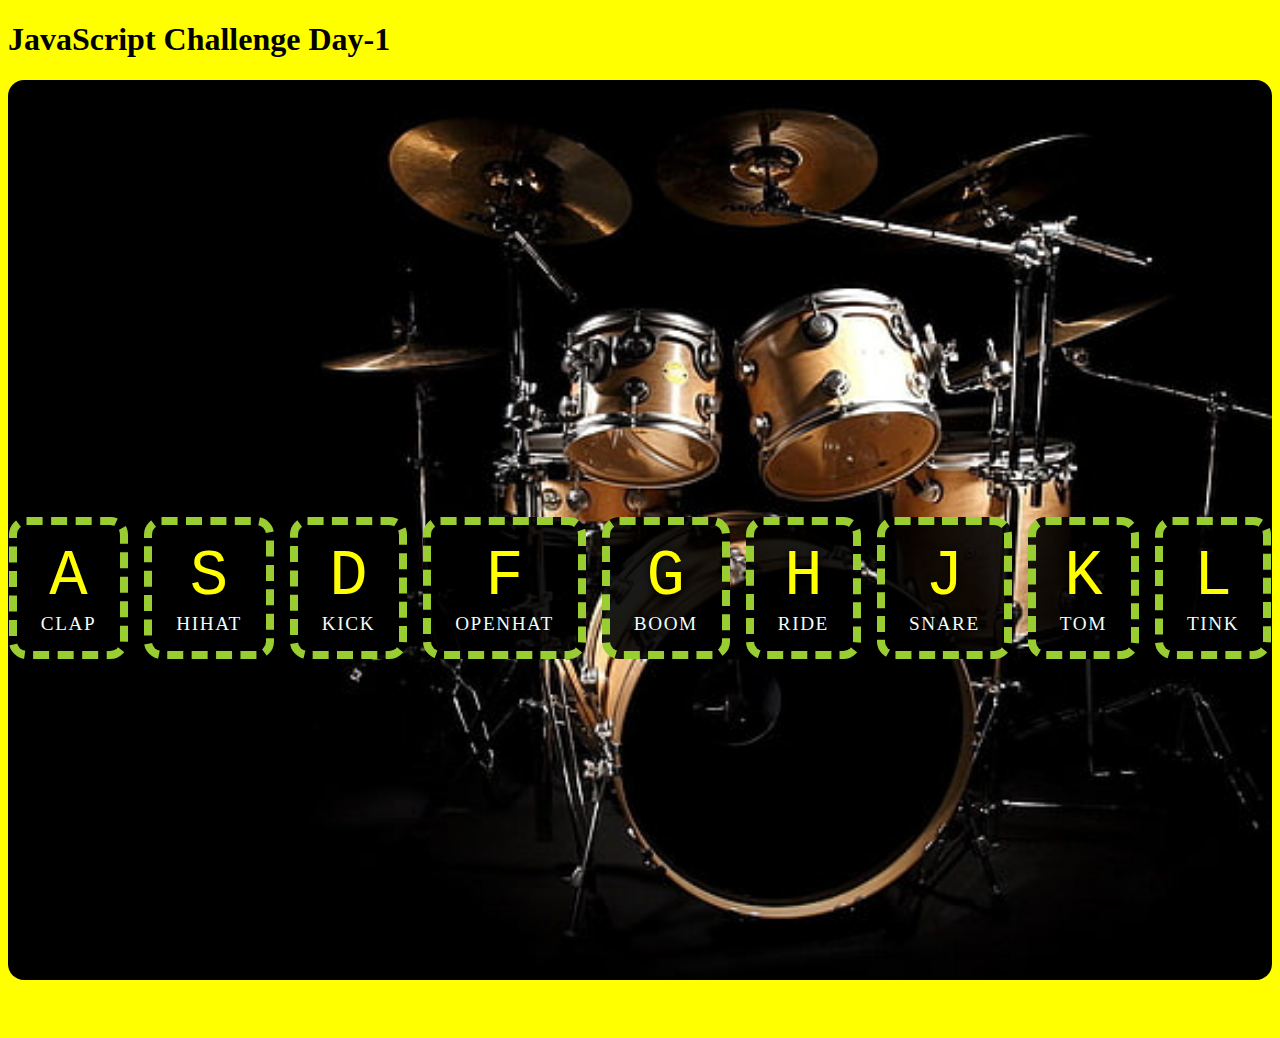
<file: Day-1 Durm Kit/index.html>
<!DOCTYPE html>
<html lang="en">
<head>
    <meta charset="UTF-8">
    <title>Drum Kit By JS</title>
    <link rel="stylesheet" href="style.css">

</head>
<body>
    <h1>JavaScript Challenge Day-1</h1>
<div class="main">
    <h1>JavaScript Challenge Day-1</h1>
    
    
    <div class="keys">
        <div data-key="65" class="key">
            <kbd>A</kbd>
            <span class="sound">CLAP</span>
        </div>
        <div data-key="83" class="key">
            <kbd>S</kbd>
            <span class="sound">HIHAT</span>
        </div>
        <div data-key="68" class="key">
            <kbd>D</kbd>
            <span class="sound">KICK</span>
        </div>
        <div data-key="70" class="key">
            <kbd>F</kbd>
            <span class="sound">OPENHAT</span>
        </div>
        <div data-key="71" class="key">
            <kbd>G</kbd>
            <span class="sound">BOOM</span>
        </div>
        <div data-key="72" class="key">
            <kbd>H</kbd>
            <span class="sound">RIDE</span>
        </div>
        <div data-key="74" class="key">
            <kbd>J</kbd>
            <span class="sound">SNARE</span>
        </div>
        <div data-key="75" class="key">
            <kbd>K</kbd>
            <span class="sound">TOM</span>
        </div>
        <div data-key="76" class="key">
            <kbd>L</kbd>
            <span class="sound">TINK</span>
        </div>
    </div>

</div>

<audio data-key="65" src="sound/Osc-clap.wav"></audio>
<audio data-key="83" src="sound/dha-slide.wav"></audio>
<audio data-key="68" src="sound/curiouscym1.wav"></audio>
<audio data-key="70" src="sound/analogbd.wav"></audio>
<audio data-key="71" src="sound/ambient_tom_1.wav"></audio>
<audio data-key="72" src="sound/akaizap.wav"></audio>
<audio data-key="74" src="sound/acoustic_snare.wav"></audio>
<audio data-key="75" src="sound/909-bright-ride.wav"></audio>
<audio data-key="76" src="sound/707-ohh.wav"></audio>

<script>
    
    function removeTransition(e) {
      if (e.propertyName !== 'transform') return;
      e.target.classList.remove('playing');
    }
  
    function playSound(e) {
      const audio = document.querySelector(`audio[data-key="${e.keyCode}"]`);
      const key = document.querySelector(`div[data-key="${e.keyCode}"]`);
      if (!audio) return;
  
      key.classList.add('playing');
      audio.currentTime = 0;
      audio.play();
    }
  
    const keys = Array.from(document.querySelectorAll('.key'));
    keys.forEach(key => key.addEventListener('transitionend', removeTransition));
    window.addEventListener('keydown', playSound);
  </script>

</body>
</html>
</file>
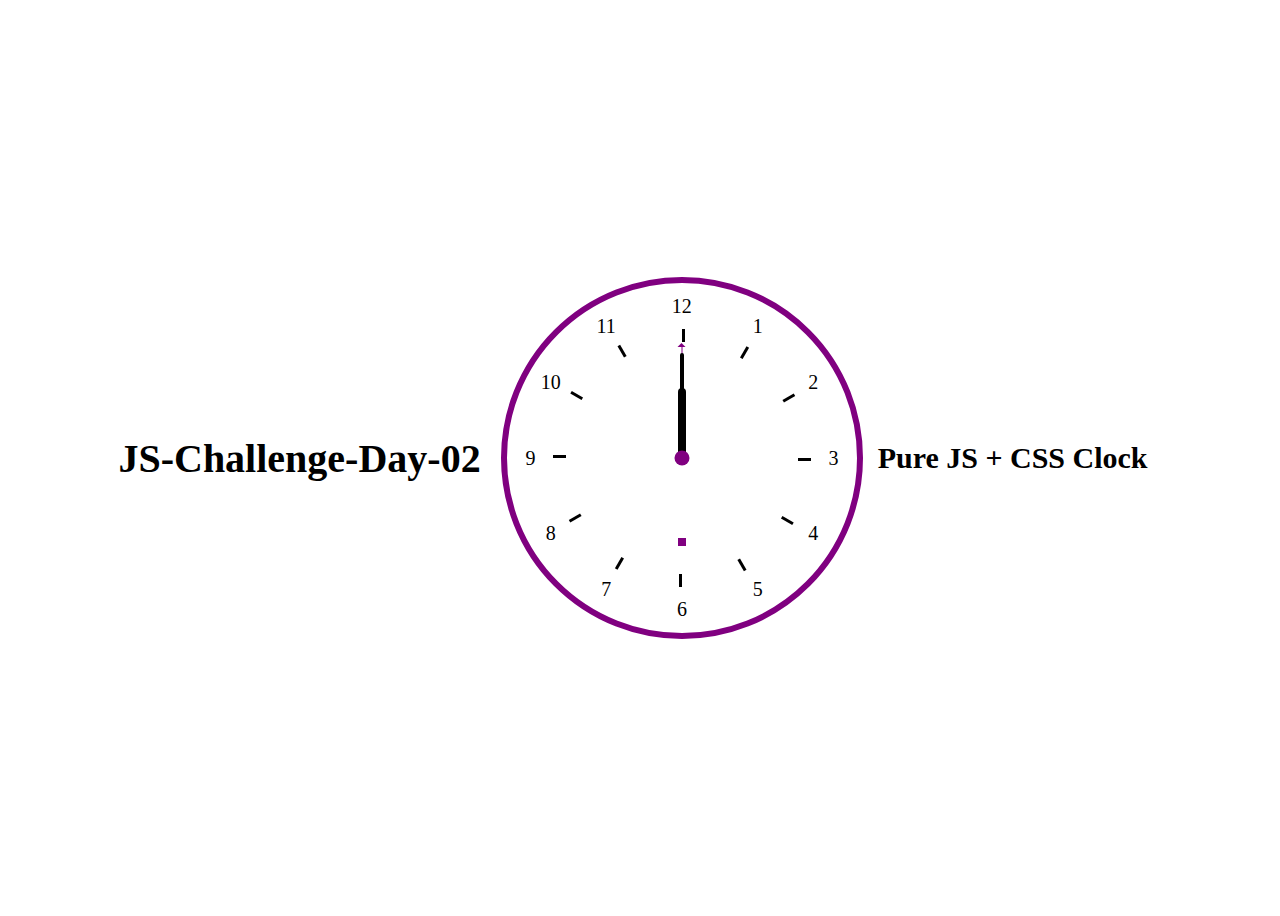
<file: Day-2 Clock/index.html>
<!DOCTYPE html>  
        <html lang="en">
          <title>Pure JS + CSS Clock </title>
        <head>  
           <style>

        body{  
            animation-name: clock-animation;  
            animation-iteration-count: infinite;  
            animation-duration: 6s;  
            width: 100vw;  
            height: 100vh;  
            display: flex;  
            justify-content: center;  
            align-items: center;  
            font-size: 20px;  
            overflow-x: hidden;  
            font-family: cursive;  

        }  

        @keyframes clock-animation{  
        0%{  
        background:#3e5afb;  


        }  
        50%{  
            background:#3e5;  

        }  

            100%{  
                background: yellow;  
            }  
        }  
        .clock-container{  
            width:350px;  
            height: 350px;  
            border: 6px solid purple;  
            border-radius: 50%;  
            position: relative;  
            background:#fff;  

        }  
        .clock-container::after{  
            content: "";  
            position: absolute;  
            width: 15px;  
            height: 15px;  
            background: purple;  
            left: 50%;  
            top: 50%;  
            transform: translate(-50%,-50%)  ;border-radius: 50%;  
        }  
        .clock-number{  
            position: absolute;  
            width: 100%;  
            height: 100%;  
            text-align: center;  
        }  
        .clock-number:after{  
            content:"";  
            position:absolute;  
            height:13px;  
            width:3px;  
            top:13%;  
            background:#000;  

        }  

        .clock-number> div{  
            padding: 12px;  
        }  
        .num1{  
            transform: rotate(30deg)  
        }  

        .num1 > div{  
            transform: rotate(-30deg)  
        }  
        .num2{  
            transform: rotate(60deg)  
        }  

        .num2 > div{  
            transform: rotate(-60deg)  
        }  
        .num3{  
            transform: rotate(90deg)  
        }  

        .num3 > div{  
            transform: rotate(-90deg)  
        }  
        .num4{  
            transform: rotate(120deg)  
        }  

        .num4 > div{  
            transform: rotate(-120deg)  
        }  
        .num5{  
            transform: rotate(150deg)  
        }  

        .num5 > div{  
            transform: rotate(-150deg)  
        }  
        .num6{  
            transform: rotate(180deg)  
        }  

        .num6 > div{  
            transform: rotate(-180deg)  
        }  
        .num7{  
            transform: rotate(210deg)  
        }  

        .num7 > div{  
            transform: rotate(-210deg)  
        }  
        .num8{  
            transform: rotate(240deg)  
        }  

        .num8 > div{  
            transform: rotate(-240deg)  
        }  
        .num9{  
            transform: rotate(270deg)  
        }  

        .num9 > div{  
            transform: rotate(-270deg)  
        }  
        .num10{  
            transform: rotate(300deg)  
        }  

        .num10 > div{  
            transform: rotate(-300deg)  
        }  
        .num11{  
            transform: rotate(330deg)  
        }  

        .num11 > div{  
            transform: rotate(-330deg)  
        }  

        .num12{  
            transform: rotate(360deg)  
        }  

        .num12 > div{  
            transform: rotate(-360deg)  
        }  

        .clock-hand{  
            width: 100%;  
            height: 100%;  
            position: absolute;  
        }  
        .clock-hand > div{  
            left: 50%;  
            bottom: 50%;  
            transform: translateX(-50%);  
            position: absolute;  
            border-radius:12px;  
        }  
        .second-hand{  
            height: 32%;  
            width: 1px;  
            background: purple;  
        }  
        .minute-hand{  
            height:30%;  
            width: 4px;  
            background: #000;  
        }  

        .hour-hand{  
            height: 20%;  
            width:8px;  
            background: #000;  
        }  
        .second-hand::after{  
            position: absolute;  
            content: "";  
            border-style: solid;  
            border-width: 4px;  
            border-color: transparent transparent purple transparent;  
            left: 50%;  
            transform: translateX(-50%);  
            top:-6%;  
        }  

        .current-day{  
            position:absolute;  
            font-size:12px;  
            font-weight:bold;  
            left:50%;  
            transform:translateX(-50%);  
            top:25%;  
        }  
        .current-seconds{  
            position:absolute;  
            font-size:12px;  
            font-weight:bold;  
            left:50%;  
            transform:translateX(-50%);  
            bottom:25%;  
            background:purple;  
            color:#fff;  
            padding:4px;}  
           </style>  
        </head>  
        <body>  
          <h1 class="h1">JS-Challenge-Day-02 &nbsp;</h1>
          
            <div class="clock-container">  
                <div class="current-day">  

                </div>  
                 <div class="current-seconds">  

                </div>  
                <div class="current-seconds"></div>  
                <div class="clock-number num1">  
                    <div>1</div>  
                </div>  
                <div class="clock-number num2">  
                        <div>2</div>  
                    </div>  
                <div class="clock-number num3">  
                    <div>3</div>  
                 </div>  
                 <div class="clock-number num4">  
                     <div>4</div>  
                    </div>  
                 <div class="clock-number num5">  
                    <div>5</div>  
                     </div>  
                     <div class="clock-number num6">  
                       <div>6</div>  
                    </div>  
                    <div class="clock-number num7">  
                  <div>7</div>  
                    </div>  
                  <div class="clock-number num8">  
                     <div>8</div>  
                    </div>  
                    <div class="clock-number num9">  
                      <div>9</div>  
                      </div>  
                     <div class="clock-number num10">  
                       <div>10</div>  
                         </div>  
                      <div class="clock-number num11">  
                     <div>11</div>  
                      </div>  
                      <div class="clock-number num12">  
                   <div>12</div>  
                    </div>  
                     <div class="clock-hand" id="sec">  
                  <div class="second-hand"></div>  
                 </div>  
                <div class="clock-hand" id="min">  
                 <div class="minute-hand"></div>  
                 </div>  
               <div class="clock-hand" id="hr">  
                 <div class="hour-hand"></div>  
                </div>  
            </div>  

            <script>  

            let secondHand=document.querySelector("#sec");  
        let minHand=document.querySelector("#min")  
        let hourHand=document.querySelector("#hr")  


        setInterval(clockRotating,1000)  

        function clockRotating(){  
            var date=new Date();  
            var getSeconds=date.getSeconds()/60;  
            var getMinutes=date.getMinutes()/60;  
            var getHours=date.getHours()/12  

            secondHand.style.transform="rotate("+getSeconds*360 + "deg)"  
            minHand.style.transform="rotate("+getMinutes*360 + "deg)"  
            hourHand.style.transform="rotate("+getHours*360 + "deg)"  

            document.querySelector(".current-day").innerHTML=date.toDateString()  
            document.querySelector(".current-seconds").innerHTML=date.getSeconds()  

        }      
            </script>  
            <h2 class="h2">&nbsp; Pure JS + CSS Clock &nbsp; &nbsp;</h2>
        </body>  
        </html>
</file>
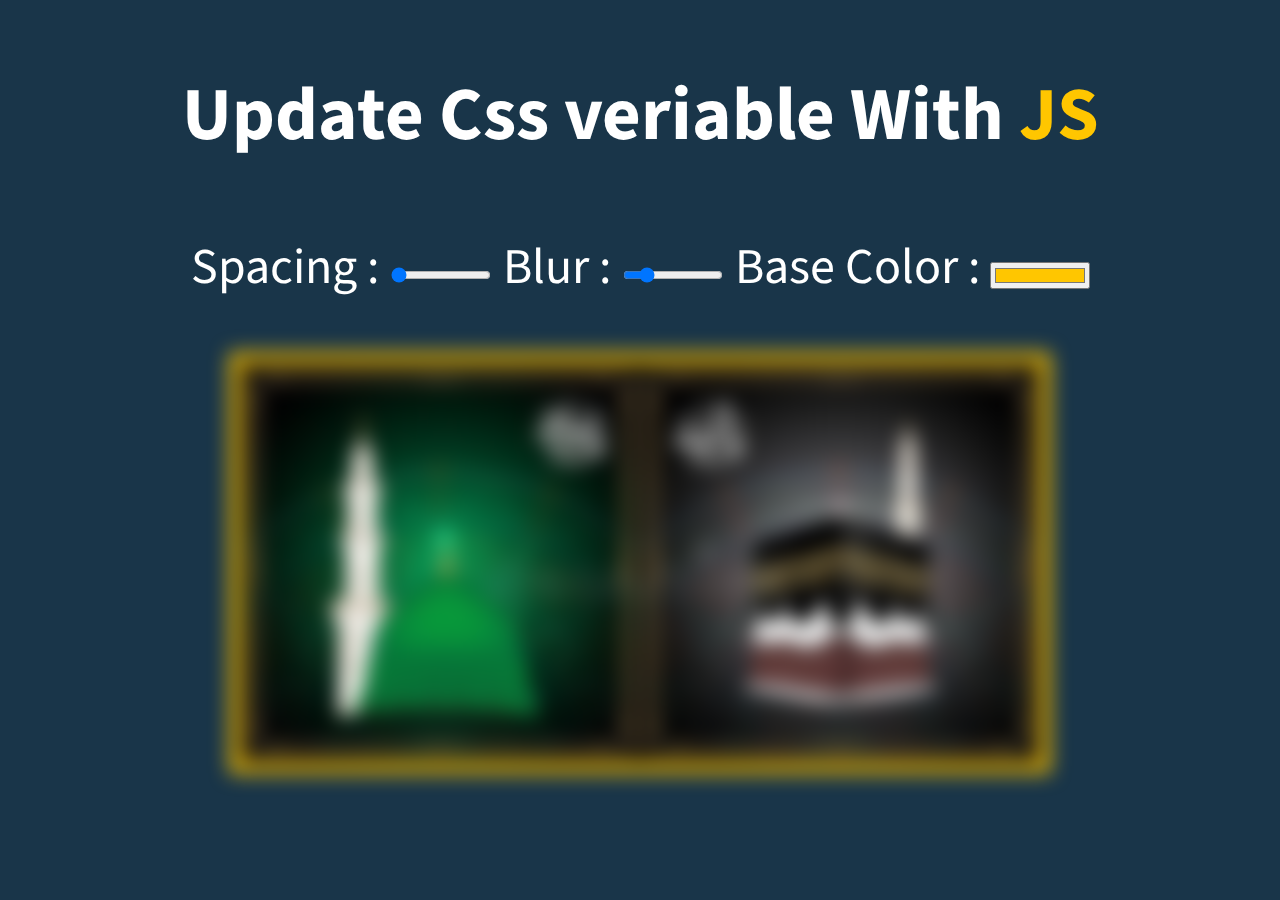
<file: Day-3 Image viewer/index.html>
<!DOCTYPE html>
<html lang="en">
<head>
    <meta charset="UTF-8">
    <meta http-equiv="X-UA-Compatible" content="chrome">
    <meta name="viewport" content="width=device-width, initial-scale=1.0">
    <link rel="stylesheet" href="style.css">
    <title>Image Viewer</title>
   
</head>
<body>
    <h2>Update Css veriable With <span class="hl">JS</span></h2>
    

    <div class="controls">
        <label for="spacing">Spacing :</label>
        <input  id="spacing" type="range" name="spacing" min="10" max="200" value="10" data-sizing="px">
        
        <label for="blur">Blur :</label>
        <input id="blur" type="range" name="blur" min="0" max="50" value="10" data-sizing="px" text="Say SubhanAllah">

        <label for="base">Base Color :</label>
        <input id="base" type="color" name="base" value="#ffc600">
    </div>

    
    <img src="kabaMadina.jpg" alt="Take Few Sec....." class="output">
    
    <!-- <script>
        const inputs = document.querySelectorAll('.controls input');
        const outputs = document.querySelectorAll(".output");
        function handleUpdate() {
          const suffix = this.dataset.sizing || '';
          document.documentElement.style.setProperty(`--${this.name}`, this.value + suffix);
          
        }
        function mssg (){
            alert("Say SubhanAllah")
        }
        
    
        inputs.forEach(input => input.addEventListener('change', handleUpdate));
        inputs.forEach(input => input.addEventListener('mousemove', handleUpdate));
        outputs.addEventListener("onclick",mssg())
        
      </script> -->

<script src="script.js"></script>
</body>
</html>
</file>
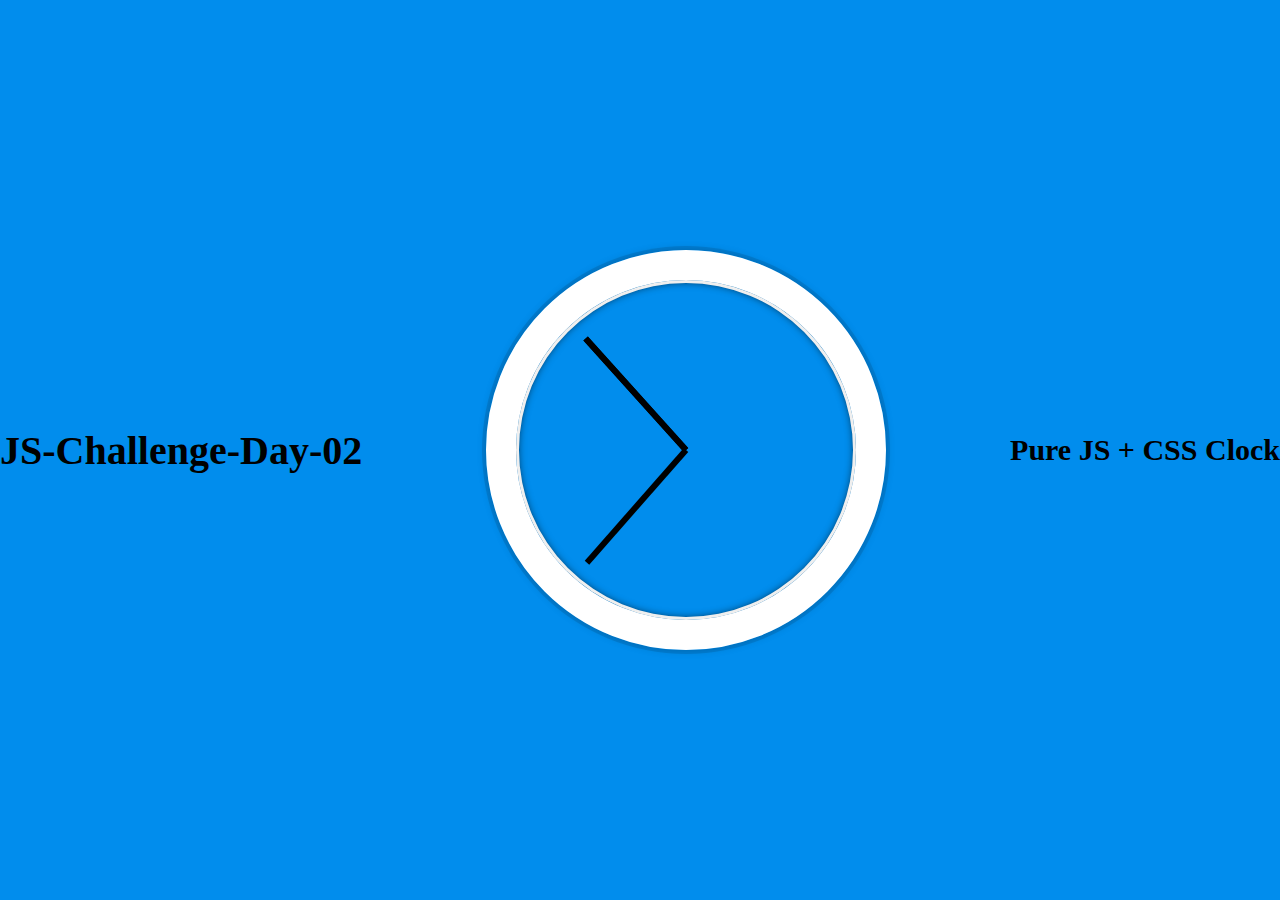
<file: Day-2 Clock/index2.html>
<!DOCTYPE html>
<html lang="en">
<head>
  <meta charset="UTF-8">
  <title>JS + CSS Clock</title>
</head>
<body>
  <h1>JS-Challenge-Day-02</h1>

    <div class="clock">
      <div class="clock-face">
        <div class="hand hour-hand"></div>
        <div class="hand min-hand"></div>
        <div class="hand second-hand"></div>
      </div>
    </div>


  <style>
    html {
      background: #018DED url(https://unsplash.it/1500/1000?image=881&blur=5);
      background-size: cover;
      font-family: 'helvetica neue';
      text-align: center;
      font-size: 10px;
    }

    body {
      margin: 0;
      font-size: 2rem;
      display: flex;
      flex: 1;
      min-height: 100vh;
      align-items: center;
    }



    .clock {
      width: 30rem;
      height: 30rem;
      border: 30px solid white;
      border-radius: 50%;
      margin: 50px auto;
      position: relative;
      padding: 2rem;
      box-shadow:
        0 0 0 4px rgba(0,0,0,0.1),
        inset 0 0 0 3px #EFEFEF,
        inset 0 0 10px black,
        0 0 10px rgba(0,0,0,0.2);
    }

    .clock-face {
      position: relative;
      width: 100%;
      height: 100%;
      transform: translateY(-3px); /* account for the height of the clock hands */
      
    }

    .hand {
      width: 50%;
      height: 6px;
      background: black;
      position: absolute;
      top: 50%;
      transform-origin: 100%;
      transform: rotate(90deg);
      transition: all 0.05s;
      transition-timing-function: cubic-bezier(0.1, 2.7, 0.58, 1);
    }
</style>

<script>
  const secondHand = document.querySelector('.second-hand');
  const minsHand = document.querySelector('.min-hand');
  const hourHand = document.querySelector('.hour-hand');

  function setDate() {
    const now = new Date();

    const seconds = now.getSeconds();
    const secondsDegrees = ((seconds / 60) * 360) + 90;
    secondHand.style.transform = `rotate(${secondsDegrees}deg)`;

    const mins = now.getMinutes();
    const minsDegrees = ((mins / 60) * 360) + ((seconds/60)*6) + 90;
    minsHand.style.transform = `rotate(${minsDegrees}deg)`;

    const hour = now.getHours();
    const hourDegrees = ((hour / 12) * 360) + ((mins/60)*30) + 90;
    hourHand.style.transform = `rotate(${hourDegrees}deg)`;
  }

  setInterval(setDate, 1000);

  setDate();

</script>
<h2>Pure JS + CSS Clock</h2>
</body>
</html>
</file>
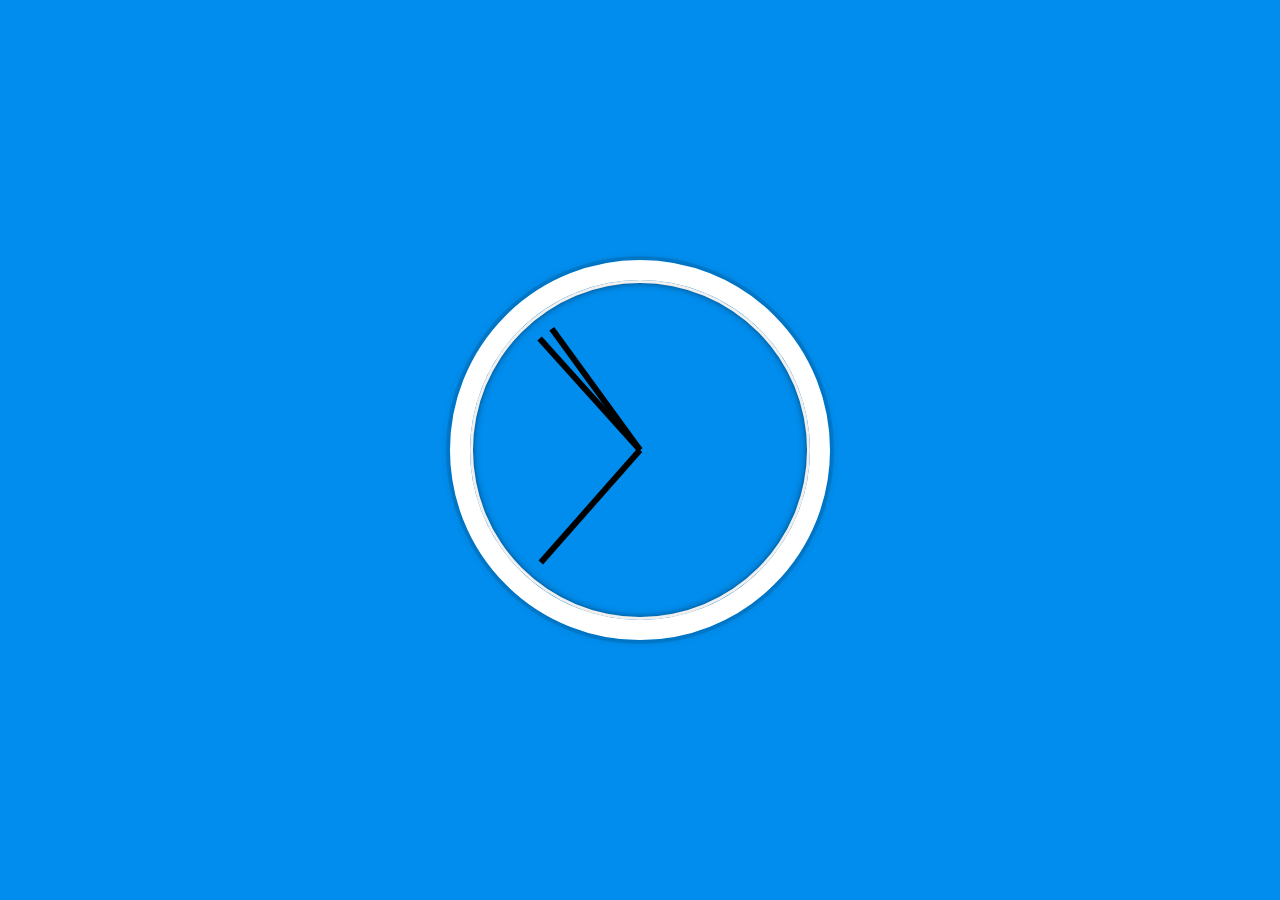
<file: Day-2 Clock/index_finish.html>
<!DOCTYPE html>
<html lang="en">
<head>
  <meta charset="UTF-8">
  <title>JS + CSS Clock</title>
</head>
<body>


    <div class="clock">
      <div class="clock-face">
        <div class="hand hour-hand"></div>
        <div class="hand min-hand"></div>
        <div class="hand second-hand"></div>
      </div>
    </div>


  <style>
    html {
      background: #018DED url(https://unsplash.it/1500/1000?image=881&blur=5);
      background-size: cover;
      font-family: 'helvetica neue';
      text-align: center;
      font-size: 10px;
    }

    body {
      margin: 0;
      font-size: 2rem;
      display: flex;
      flex: 1;
      min-height: 100vh;
      align-items: center;
    }

    .clock {
      width: 30rem;
      height: 30rem;
      border: 20px solid white;
      border-radius: 50%;
      margin: 50px auto;
      position: relative;
      padding: 2rem;
      box-shadow:
        0 0 0 4px rgba(0,0,0,0.1),
        inset 0 0 0 3px #EFEFEF,
        inset 0 0 10px black,
        0 0 10px rgba(0,0,0,0.2);
    }

    .clock-face {
      position: relative;
      width: 100%;
      height: 100%;
      transform: translateY(-3px); /* account for the height of the clock hands */
    }

    .hand {
      width: 50%;
      height: 6px;
      background: black;
      position: absolute;
      top: 50%;
      transform-origin: 100%;
      transform: rotate(90deg);
      transition: all 0.05s;
      transition-timing-function: cubic-bezier(0.1, 2.7, 0.58, 1);
    }
</style>

<script>
  const secondHand = document.querySelector('.second-hand');
  const minsHand = document.querySelector('.min-hand');
  const hourHand = document.querySelector('.hour-hand');

  function setDate() {
    const now = new Date();

    const seconds = now.getSeconds();
    const secondsDegrees = ((seconds / 60) * 360) + 90;
    secondHand.style.transform = `rotate(${secondsDegrees}deg)`;

    const mins = now.getMinutes();
    const minsDegrees = ((mins / 60) * 360) + ((seconds/60)*6) + 90;
    minsHand.style.transform = `rotate(${minsDegrees}deg)`;

    const hour = now.getHours();
    const hourDegrees = ((hour / 12) * 360) + ((mins/60)*30) + 90;
    hourHand.style.transform = `rotate(${hourDegrees}deg)`;
  }

  setInterval(setDate, 1000);

  setDate();

</script>
</body>
</html>
</file>
<file: Day-1 Durm Kit/style.css>
@import url('https://fonts.googleapis.com/css2?family=Ubuntu:wght@300&display=swap');

.keys{
    display: flex;
    flex: 1;
    min-height: 100vh;
    align-items:center;
    justify-content: center;
    
}

body{
    min-height: 100vh;
    background-color: yellow;
}

.main{
    max-block-size: 50vh;
    min-height: 100vh;
    background: url('drum2.jpg');
    background-size:cover ;
    background-origin: border-box;
    
    border-radius: 1rem;
}

.key{
    
    border: 0.5rem solid yellowgreen;
    border-radius: 1.1rem;
    border-style: dashed;
    margin: .5rem;
    font-size: 1rem;
    padding: 1rem 1.5rem;
    transition: all .07s ;
    width: 10rem;
    text-align: center;
    color: yellow;
    background-color: rgba(0, 0, 0, 0.9);
    text-shadow: 0 0 .5rem black;

}

.playing{
    transform: scale(1.2);
    border-color: plum;
    box-shadow: 0 0 1rem greenyellow;
}

kbd{
    display: block;
    font-size: 4rem;
}

.sound{
    font-size: 1.2rem;
    text-transform: uppercase;
    letter-spacing: .1rem;
    color: azure;
}
</file>
<file: Day-3 Image viewer/style.css>
@import url('https://fonts.googleapis.com/css2?family=Nunito+Sans&family=Source+Sans+Pro&display=swap');

/* font-family: 'Nunito Sans', sans-serif; */
/* font-family: 'Source Sans Pro', sans-serif; */

:root{
    --base: #ffc600;
    --spacing: 10px;
    --blur: 10px;
}

img{
    padding: var(--spacing);
    background: var(--base);
    filter: blur(var(--blur));
    
    
}

.hl{
    color: var(--base);
}

body{
    text-align: center;
    background: #193549;
    color: white;
    font-weight: 100px;
    font-size: 50px;
    font-family: 'Source Sans Pro', sans-serif;
    /* font-family: 'Nunito Sans', sans-serif; */
}


.controls{
    margin-bottom: 50px;
}

input {
    width: 100px;
}
</file>
